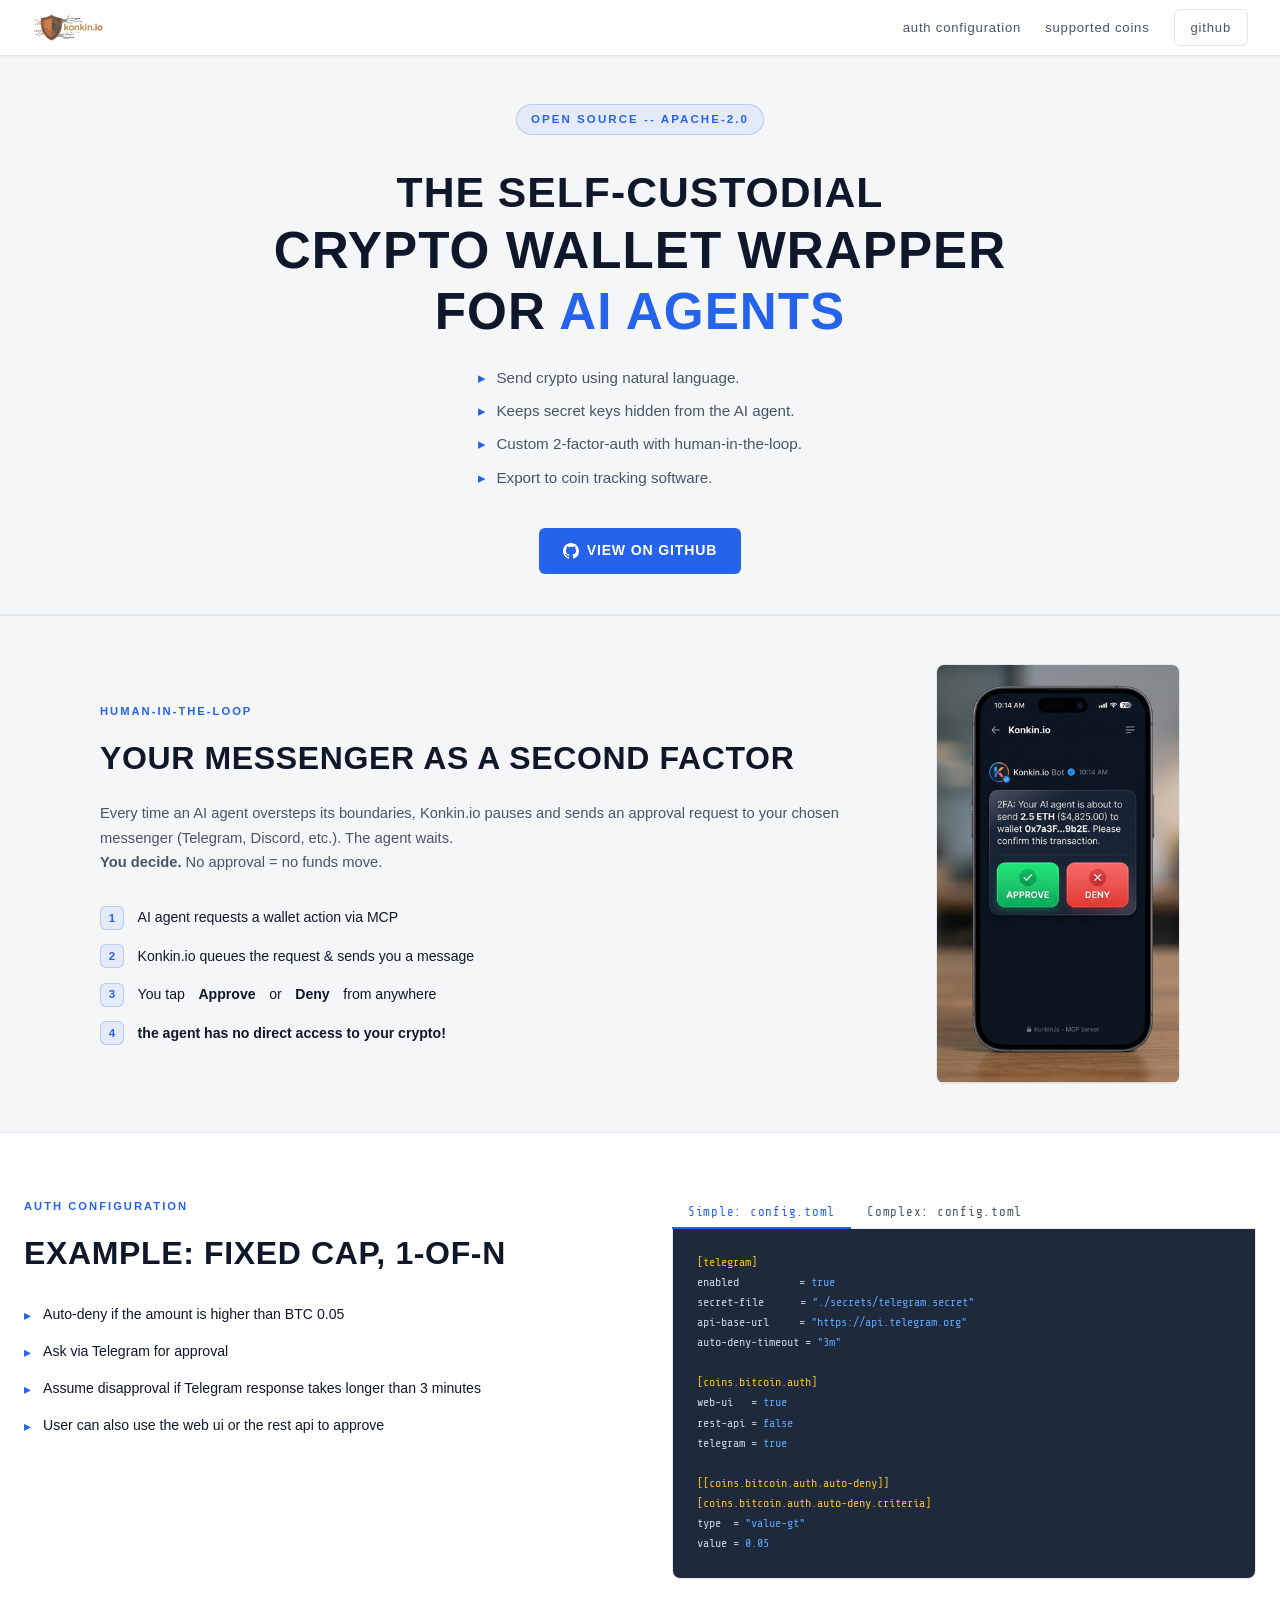
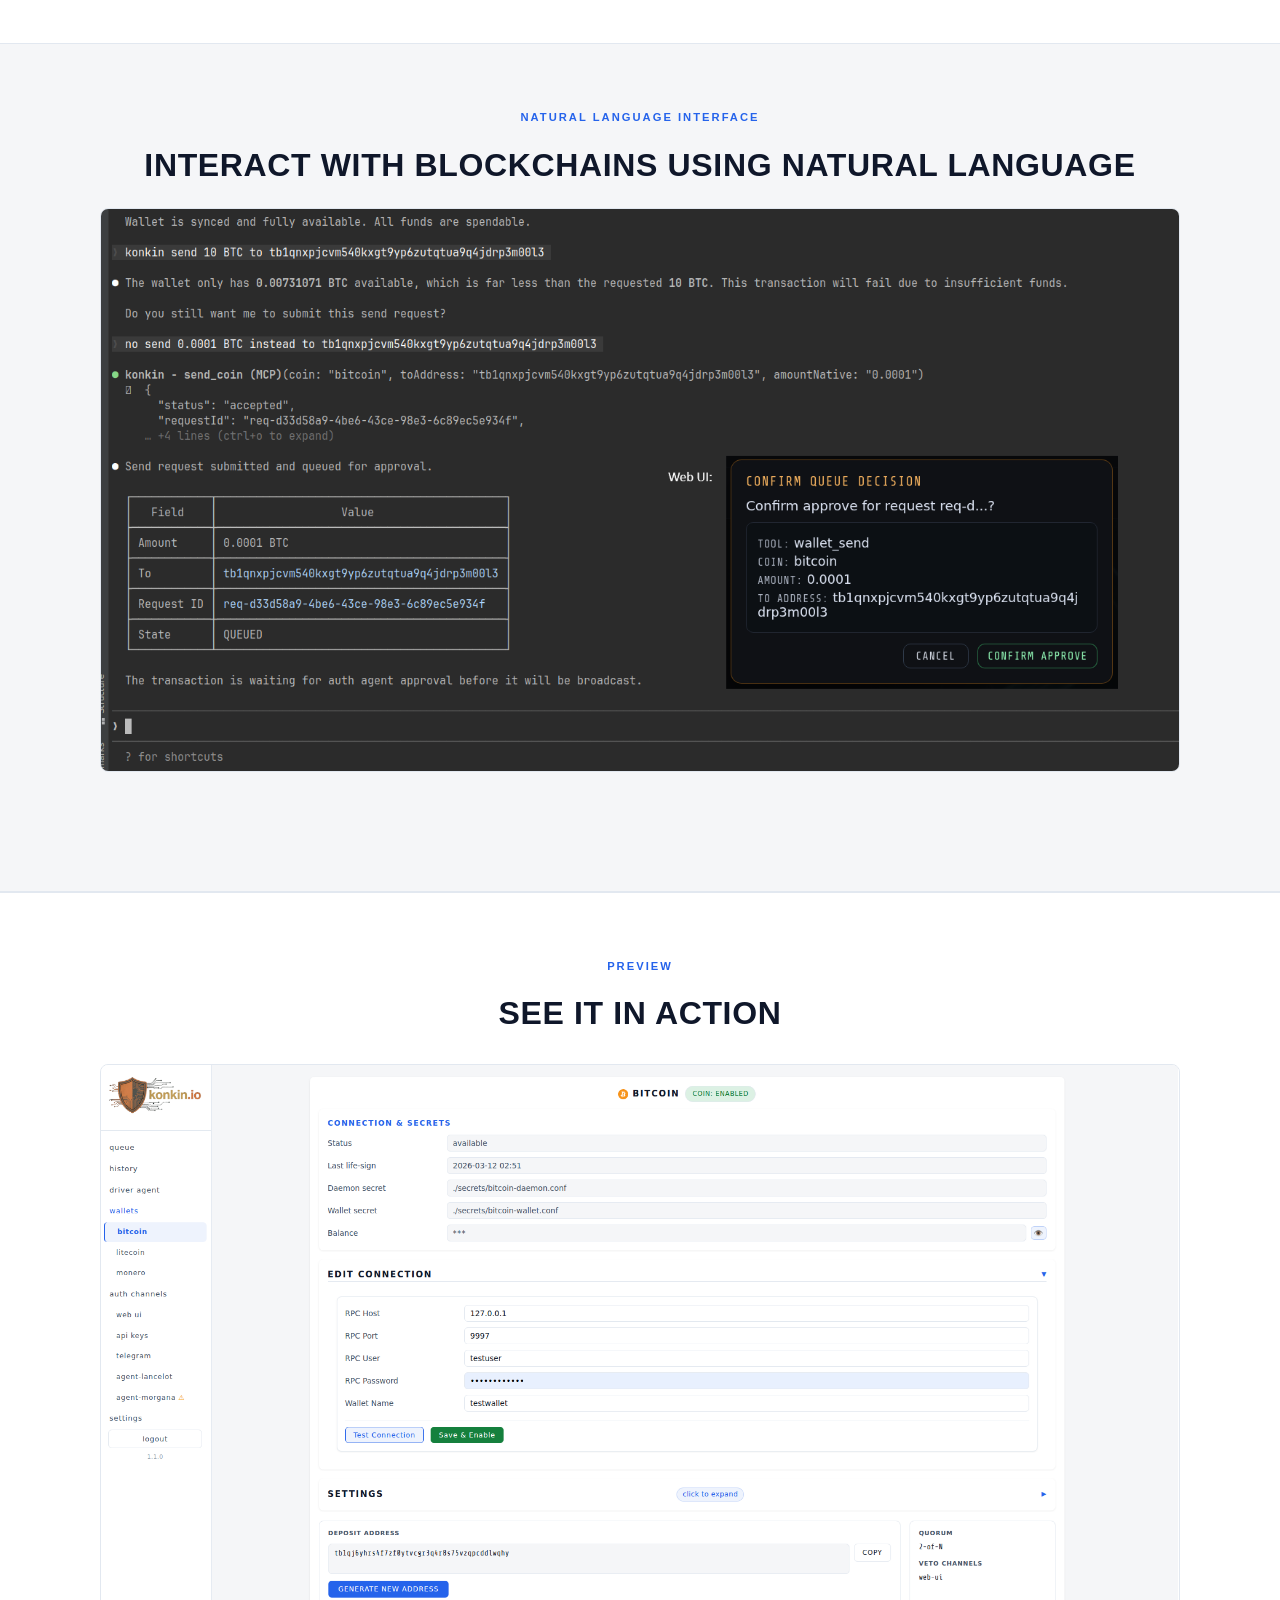
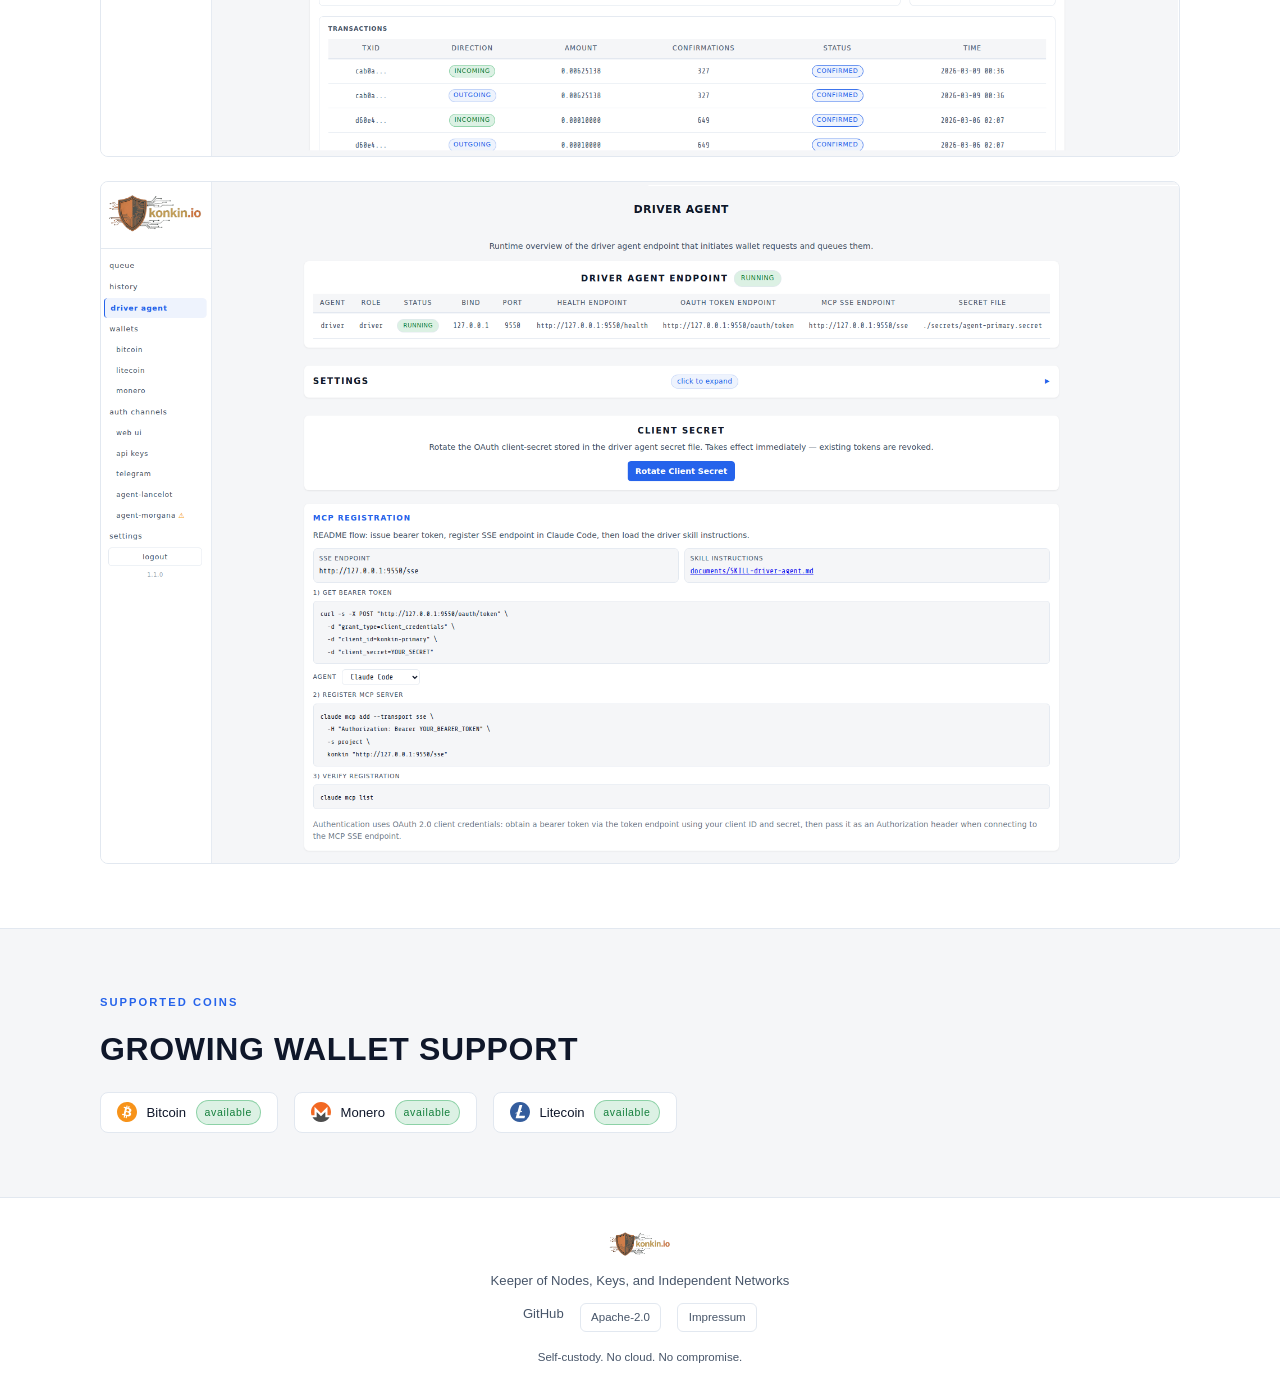
<file: documents/landing_page/index.html>
<!DOCTYPE html>
<html lang="en">
<head>
  <meta charset="UTF-8">
  <meta name="viewport" content="width=device-width, initial-scale=1.0">
  <title>konkin.io — Self-Custodial Crypto Wallet for AI Agents</title>
  <link rel="icon" type="image/png" href="images/logo_v2_small_trans.png">
  <style>
    @font-face {
      font-family: 'Share Tech Mono';
      font-style: normal;
      font-weight: 400;
      font-display: swap;
      src: url('fonts/ShareTechMono-Regular.ttf') format('truetype');
    }
    :root {
      --bg:      #ffffff;
      --bg2:     #f5f6f8;
      --bg3:     #eef0f4;
      --border:  #e2e8f0;
      --border-l:#f1f5f9;
      --text:    #0f172a;
      --muted:   #475569;
      --accent:  #2563eb;
      --accent-dim: rgba(37, 99, 235, 0.08);
      --gold:    #1d4ed8;
      --green:   #15803d;
      --green-bg: rgba(22, 163, 74, 0.15);
      --green-border: rgba(22, 163, 74, 0.4);
      --yellow:  #b45309;
      --yellow-bg: rgba(217, 119, 6, 0.12);
    }

    *, *::before, *::after { box-sizing: border-box; margin: 0; padding: 0; }

    html { scroll-behavior: smooth; }

    body {
      background: var(--bg);
      color: var(--text);
      font-family: -apple-system, BlinkMacSystemFont, 'Segoe UI', Roboto, 'Helvetica Neue', Arial, sans-serif;
      font-size: 15px;
      line-height: 1.65;
      overflow-x: hidden;
    }

    a { color: var(--accent); text-decoration: none; }
    a:hover { color: var(--gold); }

    /* ── Nav ── */
    nav {
      position: sticky;
      top: 0;
      z-index: 100;
      display: flex;
      align-items: center;
      justify-content: space-between;
      padding: 0 2rem;
      height: 56px;
      background: var(--bg);
      border-bottom: 1px solid var(--border);
      box-shadow: 0 1px 3px rgba(0, 0, 0, 0.06);
    }

    .nav-logo {
      display: flex;
      align-items: center;
      gap: 0.6rem;
      text-decoration: none;
    }
    .nav-logo:hover { text-decoration: none; }

    .nav-logo img {
      height: 32px;
      width: auto;
      object-fit: contain;
    }

    .nav-links {
      display: flex;
      align-items: center;
      gap: 1.5rem;
    }

    .nav-links a {
      color: var(--muted);
      font-size: 0.82rem;
      letter-spacing: 0.06em;
      text-transform: lowercase;
      text-align: center;
    }
    .nav-links a:hover { color: var(--accent); }

    .btn-ghost {
      border: 1px solid var(--border);
      padding: 0.4rem 1rem;
      border-radius: 6px;
      font-size: 0.82rem;
    }
    .btn-ghost:hover { border-color: var(--accent); color: var(--accent); }

    /* ── Hero ── */
    .hero {
      min-height: 52vh;
      display: flex;
      flex-direction: column;
      align-items: center;
      justify-content: center;
      text-align: center;
      padding: 3rem 1.5rem 2.5rem;
      border-bottom: 1px solid var(--border);
      background: var(--bg2);
    }

    .hero-eyebrow {
      display: inline-block;
      font-size: 0.72rem;
      font-weight: 600;
      letter-spacing: 0.18em;
      text-transform: uppercase;
      color: var(--accent);
      border: 1px solid rgba(37, 99, 235, 0.25);
      background: var(--accent-dim);
      padding: 0.3rem 0.9rem;
      border-radius: 999px;
      margin-bottom: 1.5rem;
    }

    .hero h1 {
      font-size: clamp(2rem, 5vw, 3.2rem);
      font-weight: 700;
      line-height: 1.2;
      letter-spacing: 0.02em;
      text-transform: uppercase;
      max-width: 820px;
      margin-bottom: 1.4rem;
    }

    .hero h1 em {
      font-style: normal;
      color: var(--accent);
    }

    .hero-sub {
      font-size: clamp(0.9rem, 2vw, 1.05rem);
      color: var(--muted);
      max-width: 560px;
      margin-bottom: 2.4rem;
    }

    .hero-points {
      list-style: none;
      text-align: left;
      max-width: 460px;
      margin-bottom: 2.4rem;
      display: flex;
      flex-direction: column;
      gap: 0.5rem;
    }

    .hero-points li {
      display: flex;
      align-items: center;
      gap: 0.65rem;
      font-size: clamp(0.85rem, 1.8vw, 0.95rem);
      color: var(--muted);
    }

    .hero-points li::before {
      content: '\25B8';
      color: var(--accent);
      flex-shrink: 0;
    }

    .hero-ctas {
      display: flex;
      gap: 1rem;
      flex-wrap: wrap;
      justify-content: center;
    }

    .btn-primary {
      display: inline-flex;
      align-items: center;
      gap: 0.5rem;
      background: var(--accent);
      color: #ffffff;
      font-weight: 600;
      font-size: 0.88rem;
      letter-spacing: 0.06em;
      text-transform: uppercase;
      padding: 0.7rem 1.5rem;
      border-radius: 6px;
      font-family: inherit;
    }
    .btn-primary:hover { background: var(--gold); color: #ffffff; }

    .btn-secondary {
      display: inline-flex;
      align-items: center;
      gap: 0.5rem;
      background: var(--bg);
      border: 1px solid var(--border);
      color: var(--text);
      font-weight: 500;
      font-size: 0.88rem;
      letter-spacing: 0.06em;
      text-transform: uppercase;
      padding: 0.7rem 1.5rem;
      border-radius: 6px;
      font-family: inherit;
    }
    .btn-secondary:hover { border-color: var(--accent); color: var(--accent); }

    .hero-scroll-hint {
      margin-top: 1.75rem;
      color: var(--muted);
      font-size: 0.72rem;
      letter-spacing: 0.08em;
      text-transform: uppercase;
      display: flex;
      flex-direction: column;
      align-items: center;
      gap: 0.5rem;
      animation: fadeUpDown 2s ease-in-out infinite;
    }
    @keyframes fadeUpDown {
      0%, 100% { transform: translateY(0); opacity: 0.5; }
      50%       { transform: translateY(6px); opacity: 1; }
    }

    /* ── Section commons ── */
    section { padding: 4rem 1.5rem; }

    .section-inner {
      max-width: 1080px;
      margin: 0 auto;
    }

    #auth-config .section-inner {
      max-width: 1320px;
    }

    .section-label {
      font-size: 0.7rem;
      font-weight: 600;
      letter-spacing: 0.18em;
      text-transform: uppercase;
      color: var(--accent);
      margin-bottom: 0.75rem;
    }

    .section-title {
      font-size: clamp(1.4rem, 3vw, 2rem);
      font-weight: 700;
      letter-spacing: 0.02em;
      text-transform: uppercase;
      margin-bottom: 1rem;
    }

    .section-desc {
      color: var(--muted);
      font-size: 0.92rem;
      max-width: 560px;
      margin-bottom: 3rem;
    }

    /* ── Feature cards ── */
    .features-grid {
      display: grid;
      grid-template-columns: repeat(auto-fit, minmax(260px, 1fr));
      gap: 1.25rem;
    }

    .feat-card {
      background: var(--bg);
      border: none;
      border-radius: 8px;
      padding: 1.5rem;
      box-shadow: 0 1px 3px rgba(0, 0, 0, 0.08);
    }
    .feat-card:hover {
      box-shadow: 0 2px 8px rgba(0, 0, 0, 0.12);
    }

    .feat-icon {
      font-size: 1.4rem;
      margin-bottom: 1rem;
      display: block;
    }

    .feat-card h3 {
      font-size: 0.92rem;
      font-weight: 600;
      letter-spacing: 0.06em;
      text-transform: uppercase;
      color: var(--accent);
      margin-bottom: 0.5rem;
    }

    .feat-card p {
      font-size: 0.84rem;
      color: var(--muted);
      line-height: 1.6;
    }

    /* ── How it works ── */
    .arch-box {
      background: var(--bg2);
      border: 1px solid var(--border);
      border-radius: 8px;
      padding: 2rem;
      font-size: 0.76rem;
      color: var(--muted);
      line-height: 1.7;
      overflow-x: auto;
      white-space: pre;
    }

    .arch-box .hl { color: var(--accent); }
    .arch-box .hl2 { color: var(--gold); }

    /* ── Coins ── */
    .coins-grid {
      display: flex;
      flex-wrap: wrap;
      gap: 1rem;
      margin-top: 0.5rem;
    }

    .coin-chip {
      display: flex;
      align-items: center;
      gap: 0.6rem;
      background: var(--bg);
      border: 1px solid var(--border);
      border-radius: 8px;
      padding: 0.45rem 1rem;
      font-size: 0.82rem;
    }

    .coin-chip img {
      width: 20px;
      height: 20px;
      object-fit: contain;
      flex-shrink: 0;
    }

    .coin-chip .phase {
      font-size: 0.66rem;
      letter-spacing: 0.06em;
      padding: 0.15rem 0.5rem;
      border-radius: 999px;
    }
    .phase-live   { background: var(--green-bg); color: var(--green); border: 1px solid var(--green-border); }
    .phase-soon   { background: var(--yellow-bg); color: var(--yellow); border: 1px solid rgba(217, 119, 6, 0.35); }
    .phase-future { background: var(--bg2); color: var(--muted); border: 1px solid var(--border); }

    /* ── Footer ── */
    footer {
      border-top: 1px solid var(--border);
      padding: 2rem 1.5rem;
      text-align: center;
      color: var(--muted);
      font-size: 0.82rem;
      background: var(--bg);
    }

    footer .footer-inner {
      max-width: 1080px;
      margin: 0 auto;
      display: flex;
      flex-direction: column;
      align-items: center;
      gap: 0.75rem;
    }

    footer a { color: var(--muted); }
    footer a:hover { color: var(--accent); }

    .footer-logo {
      display: flex;
      align-items: center;
      justify-content: center;
    }

    .footer-logo img {
      height: 28px;
      width: auto;
    }

    .license-badge {
      display: inline-flex;
      align-items: center;
      gap: 0.4rem;
      border: 1px solid var(--border);
      border-radius: 6px;
      padding: 0.25rem 0.65rem;
      font-size: 0.72rem;
      color: var(--muted);
    }

    /* ── 2FA Explainer ── */
    .how2fa-section {
      background: var(--bg2);
      border-top: 1px solid var(--border);
      border-bottom: 1px solid var(--border);
      padding: 3rem 1.5rem;
    }

    .how2fa-inner {
      display: flex;
      align-items: center;
      gap: 4rem;
    }

    .how2fa-text {
      flex: 1;
      min-width: 0;
    }

    .how2fa-text .section-desc {
      max-width: 100%;
    }

    .how2fa-steps {
      list-style: none;
      margin-top: 2rem;
      display: flex;
      flex-direction: column;
      gap: 0.9rem;
    }

    .how2fa-steps li {
      display: flex;
      align-items: center;
      gap: 0.85rem;
      font-size: 0.88rem;
      color: var(--text);
    }

    .step-num {
      flex-shrink: 0;
      width: 24px;
      height: 24px;
      border-radius: 6px;
      background: var(--accent-dim);
      border: 1px solid rgba(37, 99, 235, 0.25);
      color: var(--accent);
      font-size: 0.72rem;
      font-weight: 600;
      display: flex;
      align-items: center;
      justify-content: center;
    }

    .how2fa-visual {
      flex-shrink: 0;
      display: flex;
      justify-content: center;
    }

    .how2fa-visual img {
      max-height: 420px;
      max-width: 280px;
      width: 100%;
      object-fit: contain;
      border-radius: 8px;
      border: 1px solid var(--border);
    }

    @media (max-width: 720px) {
      .how2fa-inner {
        flex-direction: column-reverse;
        gap: 2.5rem;
      }
      .how2fa-visual img {
        max-height: 320px;
      }
    }

    /* ── Two-column demo sections ── */
    .two-col-inner {
      display: flex;
      align-items: flex-start;
      gap: 4rem;
    }

    .two-col-text {
      flex: 1;
      min-width: 0;
    }

    .talking-points {
      list-style: none;
      margin-top: 1.5rem;
      display: flex;
      flex-direction: column;
      gap: 0.9rem;
    }

    .talking-points li {
      display: flex;
      align-items: flex-start;
      gap: 0.75rem;
      font-size: 0.88rem;
      color: var(--text);
      line-height: 1.5;
    }

    .talking-points li::before {
      content: '\25B8';
      color: var(--accent);
      flex-shrink: 0;
      margin-top: 0.1em;
    }

    .two-col-panel {
      flex: 1;
      min-width: 0;
    }

    .tab-bar {
      display: flex;
      border-bottom: 1px solid var(--border);
    }

    .tab-btn {
      background: none;
      border: none;
      border-bottom: 2px solid transparent;
      margin-bottom: -1px;
      padding: 0.5rem 1rem;
      font-size: 0.78rem;
      font-family: 'Share Tech Mono', monospace;
      letter-spacing: 0.06em;
      color: var(--muted);
      cursor: pointer;
    }

    .tab-btn.active { color: var(--accent); border-bottom-color: var(--accent); }
    .tab-btn:hover:not(.active) { color: var(--text); }

    .tab-pane {
      display: none;
      border: 1px solid var(--border);
      border-top: none;
      border-radius: 0 0 8px 8px;
      overflow: hidden;
    }

    .tab-pane.active { display: block; }

    .tab-pane-img {
      aspect-ratio: 16/9;
      background: var(--bg2);
      display: flex;
      align-items: center;
      justify-content: center;
      color: var(--muted);
      font-size: 0.82rem;
    }

    .tab-pane-img img {
      width: 100%;
      height: 100%;
      object-fit: cover;
      display: block;
    }

    .tab-code {
      background: #1e293b;
      padding: 1.5rem;
      font-family: 'Share Tech Mono', monospace;
      font-size: 0.74rem;
      color: #cbd5e1;
      line-height: 1.7;
      overflow-x: auto;
      white-space: pre;
      margin: 0;
    }

    .tab-code .hl  { color: #60a5fa; }
    .tab-code .hl2 { color: #fbbf24; }
    .tab-code .cm  { color: #475569; }

    /* ── Natural Language banner ── */
    .nl-section {
      background: var(--bg2);
      border-top: 1px solid var(--border);
      border-bottom: 1px solid var(--border);
    }

    .auth-text-pane { display: none; }
    .auth-text-pane.active { display: block; }

    @media (max-width: 840px) {
      .two-col-inner { flex-direction: column; gap: 2.5rem; }
    }

    @media (max-width: 600px) {
      nav { padding: 0 1rem; }
      .nav-links { gap: 0.8rem; }
      .nav-links a { font-size: 0.74rem; }
    }
  </style>
</head>
<body>

<!-- ── Nav ── -->
<nav>
  <a class="nav-logo" href="#">
    <img src="images/logo_v2_small_trans.png" alt="konkin.io logo">
  </a>
  <div class="nav-links">
    <a href="#auth-config">auth configuration</a>
    <a href="#coins">supported coins</a>
    <a href="https://github.com/otherfren/konkin" class="btn-ghost" target="_blank" rel="noopener">
      GitHub
    </a>
  </div>
</nav>

<!-- ── Hero ── -->
<section class="hero">
  <span class="hero-eyebrow">Open Source -- Apache-2.0</span>
  <h1><small>The self-custodial</small> <br/>crypto wallet wrapper<br> for <em>AI agents</em></h1>
  <ul class="hero-points">
    <li>Send crypto using natural language.</li>
    <li>Keeps secret keys hidden from the AI agent.</li>
    <li>Custom 2-factor-auth with human-in-the-loop.</li>
    <li>Export to coin tracking software.</li>
  </ul>
  <div class="hero-ctas">
    <a href="https://github.com/otherfren/konkin" class="btn-primary" target="_blank" rel="noopener">
      <svg width="16" height="16" fill="currentColor" viewBox="0 0 16 16"><path d="M8 0C3.58 0 0 3.58 0 8c0 3.54 2.29 6.53 5.47 7.59.4.07.55-.17.55-.38 0-.19-.01-.82-.01-1.49-2.01.37-2.53-.49-2.69-.94-.09-.23-.48-.94-.82-1.13-.28-.15-.68-.52-.01-.53.63-.01 1.08.58 1.23.82.72 1.21 1.87.87 2.33.66.07-.52.28-.87.51-1.07-1.78-.2-3.64-.89-3.64-3.95 0-.87.31-1.59.82-2.15-.08-.2-.36-1.02.08-2.12 0 0 .67-.21 2.2.82.64-.18 1.32-.27 2-.27s1.36.09 2 .27c1.53-1.04 2.2-.82 2.2-.82.44 1.1.16 1.92.08 2.12.51.56.82 1.27.82 2.15 0 3.07-1.87 3.75-3.65 3.95.29.25.54.73.54 1.48 0 1.07-.01 1.93-.01 2.2 0 .21.15.46.55.38A8.01 8.01 0 0 0 16 8c0-4.42-3.58-8-8-8"/></svg>
      View on GitHub
    </a>
  </div>
</section>

<!-- ── 2FA Explainer ── -->
<section class="how2fa-section">
  <div class="section-inner how2fa-inner">
    <div class="how2fa-text">
      <div class="section-label">Human-in-the-Loop</div>
      <h2 class="section-title">Your messenger as a second factor</h2>
      <p class="section-desc" style="margin-bottom:0;">
        Every time an AI agent oversteps its boundaries, Konkin.io pauses and sends an approval request to your chosen messenger (Telegram, Discord, etc.). The agent waits.<br/><strong>You decide.</strong> No approval = no funds move.
      </p>
      <ul class="how2fa-steps">
        <li><span class="step-num">1</span> AI agent requests a wallet action via MCP</li>
        <li><span class="step-num">2</span> Konkin.io queues the request &amp; sends you a message</li>
        <li><span class="step-num">3</span> You tap <strong>Approve</strong> or <strong>Deny</strong> from anywhere</li>
        <li><span class="step-num">4</span> <strong>the agent has no direct access to your crypto!</strong></li>
      </ul>
    </div>
    <div class="how2fa-visual">
      <img src="images/cellphone.png" alt="Mobile messenger showing an AI transaction approval request with Approve and Deny buttons" loading="lazy">
    </div>
  </div>
</section>

<!-- ── Auth Configuration ── -->
<section id="auth-config">
  <div class="section-inner two-col-inner">
    <div class="two-col-text">
      <div class="section-label">Auth Configuration</div>

      <div class="auth-text-pane active" data-text-for="tab-simple">
        <h2 class="section-title">Example: Fixed cap, 1-of-N</h2>
        <ul class="talking-points">
          <li>Auto-deny if the amount is higher than BTC 0.05</li>
          <li>Ask via Telegram for approval</li>
          <li>Assume disapproval if Telegram response takes longer than 3 minutes</li>
          <li>User can also use the web ui or the rest api to approve</li>
        </ul>
      </div>

      <div class="auth-text-pane" data-text-for="tab-complex">
        <h2 class="section-title">Complex Example: 24h budget, 2-of-N, veto</h2>
        <ul class="talking-points">
          <li>Auto-deny if cumulative expenses are above 10 XMR within 24h</li>
          <li>Auto-approve if amount is lower than 0.2 XMR</li>
          <li>If we are in-between, 2-of-N auth channels need to approve</li>
          <li>Two Telegram users and one additional ai agents can approve/deny</li>
          <li>The Telegram users have veto-right, meaning transaction is immediately denied if one of them disapproves</li>
          <li>The additional ai agent has a separate mcp connection. His tools are limited to reading the transaction queue and giving his thumb-up or thumbs-down according to his validation criteria.</li>
        </ul>
        <br/>
        <div>You can use multiple AI agents as auth channels and form a democratic council of advisors that watches your driver agent, thus removing the human in-the-loop (not recommended).</div>
      </div>
    </div>
    <div class="two-col-panel">
      <div class="tab-bar">
        <button class="tab-btn active" data-target="tab-simple">Simple: config.toml</button>
        <button class="tab-btn" data-target="tab-complex">Complex: config.toml</button>
      </div>
      <div id="tab-simple" class="tab-pane active">
        <pre class="tab-code"><span class="hl2">[telegram]</span>
enabled          = <span class="hl">true</span>
secret-file      = <span class="hl">"./secrets/telegram.secret"</span>
api-base-url     = <span class="hl">"https://api.telegram.org"</span>
auto-deny-timeout = <span class="hl">"3m"</span>

<span class="hl2">[coins.bitcoin.auth]</span>
web-ui   = <span class="hl">true</span>
rest-api = <span class="hl">false</span>
telegram = <span class="hl">true</span>

<span class="hl2">[[coins.bitcoin.auth.auto-deny]]</span>
<span class="hl2">[coins.bitcoin.auth.auto-deny.criteria]</span>
type  = <span class="hl">"value-gt"</span>
value = <span class="hl">0.05</span></pre>
      </div>
      <div id="tab-complex" class="tab-pane">
        <pre class="tab-code"><span class="hl2">[coins.monero]</span>
enabled = <span class="hl">true</span>

<span class="hl2">[coins.monero.auth]</span>
web-ui              = <span class="hl">false</span>
rest-api            = <span class="hl">true</span>
telegram            = <span class="hl">true</span>
min-approvals-required = <span class="hl">2</span>
veto-channels       = [<span class="hl">"telegram"</span>]
mcp-auth-channels   = [<span class="hl">"agent-arthur"</span>, <span class="hl">"agent-merlin"</span>]

<span class="hl2">[[coins.monero.auth.auto-accept]]</span>
<span class="hl2">[coins.monero.auth.auto-accept.criteria]</span>
type  = <span class="hl">"value-lt"</span>
value = <span class="hl">0.2</span>

<span class="hl2">[[coins.monero.auth.auto-deny]]</span>
<span class="hl2">[coins.monero.auth.auto-deny.criteria]</span>
type   = <span class="hl">"cumulated-value-gt"</span>
value  = <span class="hl">10</span>
period = <span class="hl">"24h"</span></pre>
      </div>
    </div>
  </div>
</section>

<!-- ── Natural Language ── -->
<section class="nl-section">
  <div class="section-inner" style="text-align: center;">
    <div class="section-label">Natural Language Interface</div>
    <h2 class="section-title">Interact with blockchains using natural language</h2>
    <p class="section-desc" style="max-width: 100%; margin-left: auto; margin-right: auto;">
      <img src="images/natural.png" alt="natural language example" style="max-width: 100%; border-radius: 8px; border: 1px solid var(--border);">
    </p>
  </div>
</section>

<!-- ── Preview ── -->
<section id="preview" style="border-top: 1px solid var(--border);">
  <div class="section-inner" style="text-align: center;">
    <div class="section-label">Preview</div>
    <h2 class="section-title">See it in action</h2>
    <div style="display: flex; flex-direction: column; gap: 1.5rem; align-items: center; margin-top: 1.5rem;">
      <img src="images/preview1.png" alt="Preview 1" style="max-width: 100%; border-radius: 8px; border: 1px solid var(--border);">
      <img src="images/preview2.png" alt="Preview 2" style="max-width: 100%; border-radius: 8px; border: 1px solid var(--border);">
    </div>
  </div>
</section>

<!-- ── Coins ── -->
<section id="coins" style="background: var(--bg2); border-top: 1px solid var(--border);">
  <div class="section-inner">
    <div class="section-label">Supported Coins</div>
    <h2 class="section-title">Growing wallet support</h2>

    <div class="coins-grid">
      <div class="coin-chip"><img src="images/bitcoin.svg" alt="Bitcoin"> Bitcoin <span class="phase phase-live">available</span></div>
      <div class="coin-chip"><img src="images/monero.svg" alt="Monero"> Monero <span class="phase phase-live">available</span></div>
      <div class="coin-chip"><img src="images/litecoin.svg" alt="Litecoin"> Litecoin <span class="phase phase-live">available</span></div>
<!--      <div class="coin-chip"><img src="images/litecoin.svg" alt="Litecoin"> Litecoin <span class="phase phase-future">later</span></div>-->
<!--      <div class="coin-chip"><img src="images/ethereum.svg" alt="Ethereum"> Ethereum <span class="phase phase-future">later</span></div>-->
    </div>
  </div>
</section>

<!-- ── Footer ── -->
<footer>
  <div class="footer-inner">
    <div class="footer-logo">
      <img src="images/logo_v2_small_trans.png" alt="konkin.io logo">
    </div>
    <p>Keeper of Nodes, Keys, and Independent Networks</p>
    <div style="display:flex; gap:1rem; flex-wrap:wrap; justify-content:center;">
      <a href="https://github.com/otherfren/konkin" target="_blank" rel="noopener">GitHub</a>
      <span class="license-badge">Apache-2.0</span>
      <a href="impressum.html" class="license-badge">Impressum</a>
    </div>
    <p style="font-size:0.72rem; margin-top:0.25rem;">Self-custody. No cloud. No compromise.</p>
  </div>
</footer>

<script>
  document.querySelectorAll('.tab-btn').forEach(btn => {
    btn.addEventListener('click', () => {
      const bar = btn.closest('.tab-bar');
      const panel = btn.closest('.two-col-panel');
      const section = btn.closest('.section-inner');
      bar.querySelectorAll('.tab-btn').forEach(b => b.classList.remove('active'));
      panel.querySelectorAll('.tab-pane').forEach(p => p.classList.remove('active'));
      btn.classList.add('active');
      document.getElementById(btn.dataset.target).classList.add('active');

      // Sync left-side text panes if present
      const textPanes = section ? section.querySelectorAll('.auth-text-pane') : [];
      if (textPanes.length) {
        textPanes.forEach(tp => tp.classList.remove('active'));
        const match = section.querySelector('[data-text-for="' + btn.dataset.target + '"]');
        if (match) match.classList.add('active');
      }
    });
  });
</script>
</body>
</html>
</file>
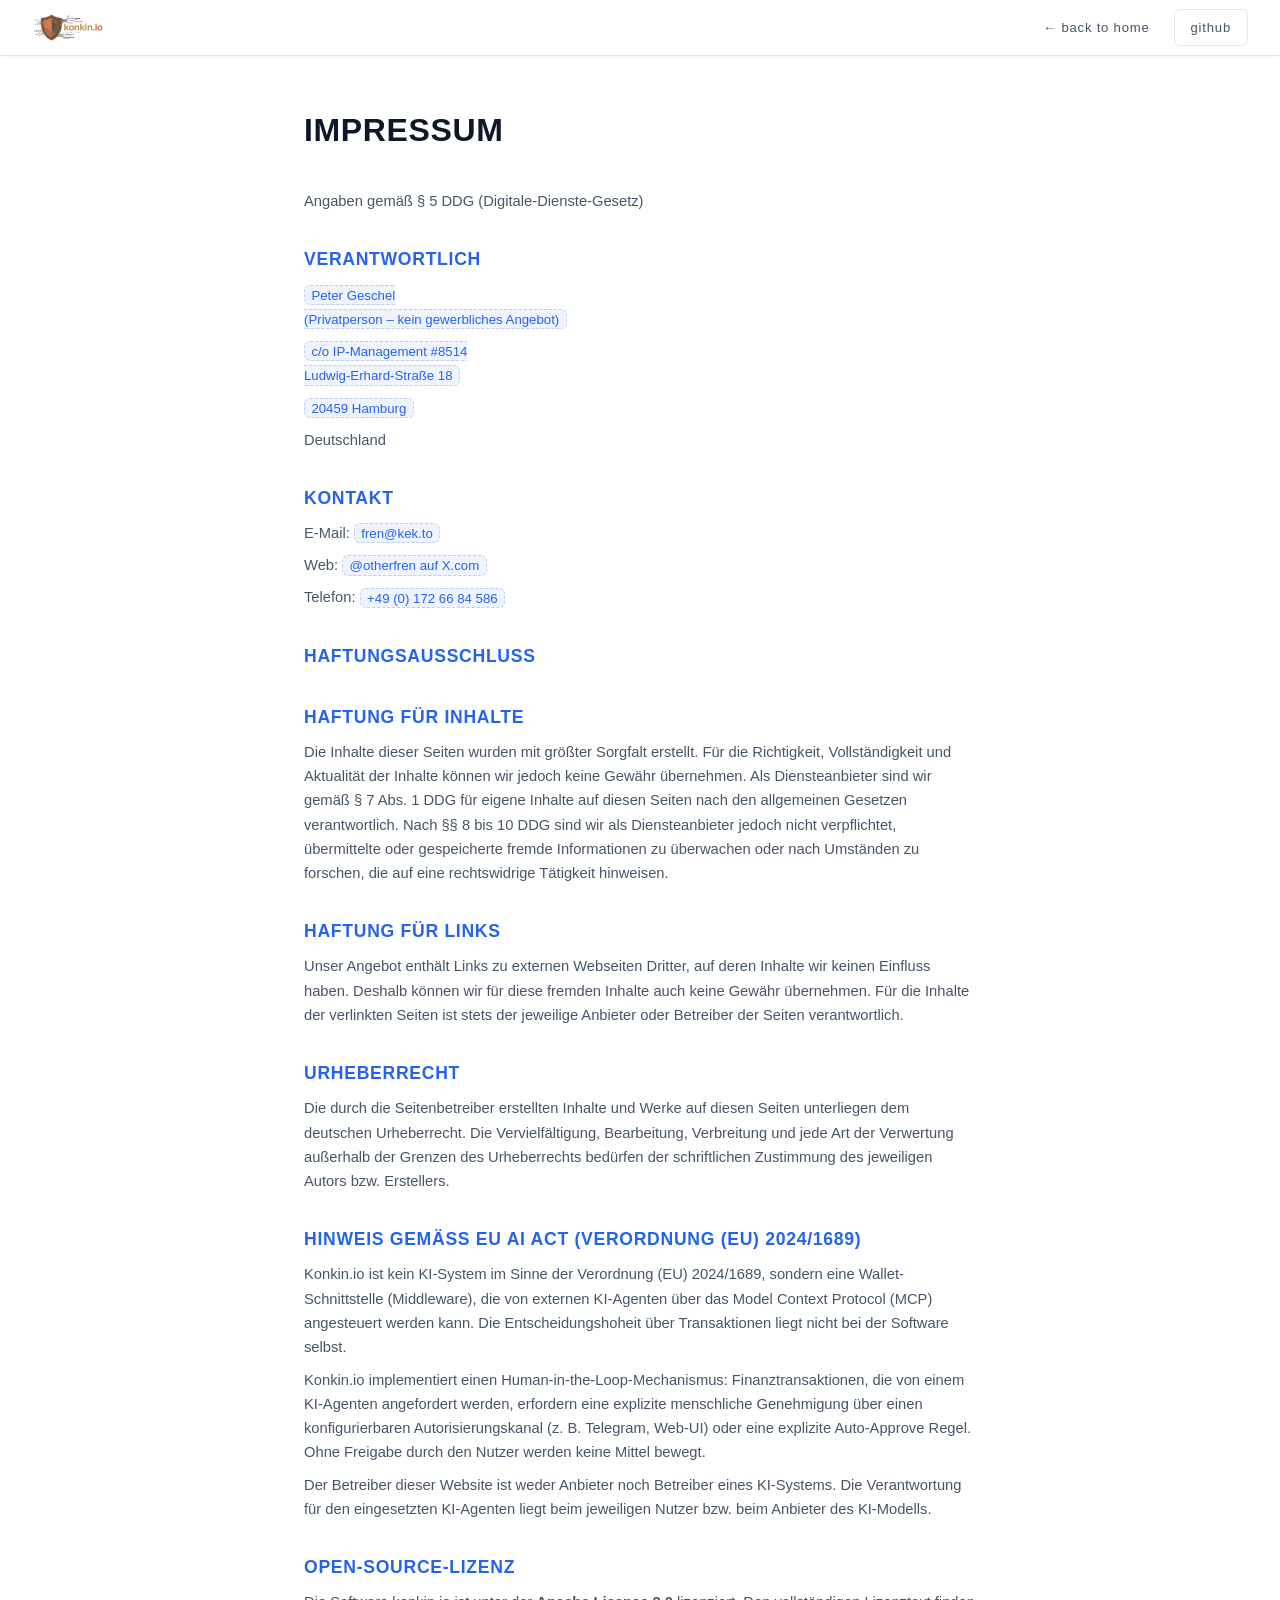
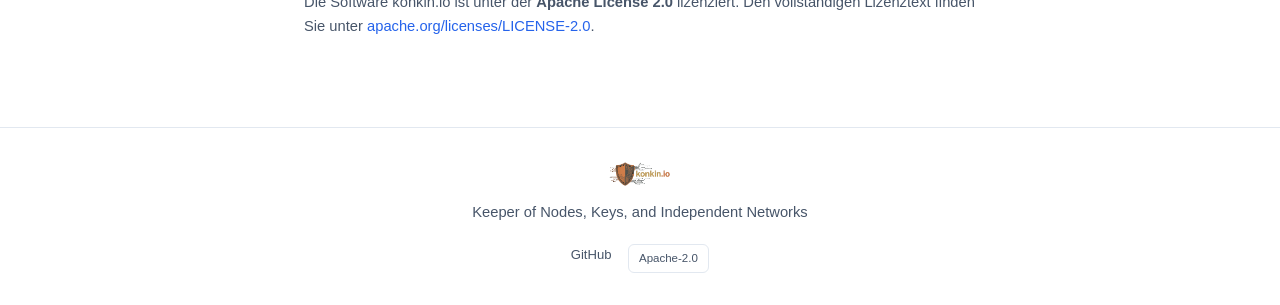
<file: documents/landing_page/impressum.html>
<!DOCTYPE html>
<html lang="de">
<head>
  <meta charset="UTF-8">
  <meta name="viewport" content="width=device-width, initial-scale=1.0">
  <title>Impressum — konkin.io</title>
  <link rel="icon" type="image/png" href="images/logo_v2_small_trans.png">
  <style>
    @font-face {
      font-family: 'Share Tech Mono';
      font-style: normal;
      font-weight: 400;
      font-display: swap;
      src: url('fonts/ShareTechMono-Regular.ttf') format('truetype');
    }
    :root {
      --bg:      #ffffff;
      --bg2:     #f5f6f8;
      --border:  #e2e8f0;
      --text:    #0f172a;
      --muted:   #475569;
      --accent:  #2563eb;
      --gold:    #1d4ed8;
    }

    *, *::before, *::after { box-sizing: border-box; margin: 0; padding: 0; }
    html { scroll-behavior: smooth; }

    body {
      background: var(--bg);
      color: var(--text);
      font-family: -apple-system, BlinkMacSystemFont, 'Segoe UI', Roboto, 'Helvetica Neue', Arial, sans-serif;
      font-size: 15px;
      line-height: 1.65;
    }

    a { color: var(--accent); text-decoration: none; }
    a:hover { color: var(--gold); }

    /* ── Nav ── */
    nav {
      position: sticky;
      top: 0;
      z-index: 100;
      display: flex;
      align-items: center;
      justify-content: space-between;
      padding: 0 2rem;
      height: 56px;
      background: var(--bg);
      border-bottom: 1px solid var(--border);
      box-shadow: 0 1px 3px rgba(0, 0, 0, 0.06);
    }

    .nav-logo {
      display: flex;
      align-items: center;
      gap: 0.6rem;
      text-decoration: none;
    }
    .nav-logo:hover { text-decoration: none; }

    .nav-logo img {
      height: 32px;
      width: auto;
      object-fit: contain;
    }

    .nav-links {
      display: flex;
      align-items: center;
      gap: 1.5rem;
    }

    .nav-links a {
      color: var(--muted);
      font-size: 0.82rem;
      letter-spacing: 0.06em;
      text-transform: lowercase;
    }
    .nav-links a:hover { color: var(--accent); }

    .btn-ghost {
      border: 1px solid var(--border);
      padding: 0.4rem 1rem;
      border-radius: 6px;
      font-size: 0.82rem;
    }
    .btn-ghost:hover { border-color: var(--accent); color: var(--accent); }

    /* ── Main content ── */
    main {
      max-width: 720px;
      margin: 0 auto;
      padding: 3rem 1.5rem 5rem;
    }

    h1 {
      font-size: 2rem;
      font-weight: 700;
      letter-spacing: 0.02em;
      text-transform: uppercase;
      margin-bottom: 2rem;
    }

    h2 {
      font-size: 1.1rem;
      font-weight: 600;
      letter-spacing: 0.04em;
      text-transform: uppercase;
      margin-top: 2rem;
      margin-bottom: 0.5rem;
      color: var(--accent);
    }

    p, address {
      font-style: normal;
      color: var(--muted);
      margin-bottom: 0.5rem;
      font-size: 0.92rem;
    }

    .placeholder {
      color: var(--accent);
      background: rgba(37, 99, 235, 0.08);
      border: 1px dashed rgba(37, 99, 235, 0.25);
      padding: 0.1rem 0.4rem;
      border-radius: 6px;
      font-size: 0.9em;
    }

    /* ── Footer ── */
    footer {
      border-top: 1px solid var(--border);
      padding: 2rem 1.5rem;
      text-align: center;
      color: var(--muted);
      font-size: 0.82rem;
      background: var(--bg);
    }

    footer .footer-inner {
      max-width: 1080px;
      margin: 0 auto;
      display: flex;
      flex-direction: column;
      align-items: center;
      gap: 0.75rem;
    }

    footer a { color: var(--muted); }
    footer a:hover { color: var(--accent); }

    .footer-logo {
      display: flex;
      align-items: center;
      justify-content: center;
    }

    .footer-logo img {
      height: 28px;
      width: auto;
    }

    .license-badge {
      display: inline-flex;
      align-items: center;
      gap: 0.4rem;
      border: 1px solid var(--border);
      border-radius: 6px;
      padding: 0.25rem 0.65rem;
      font-size: 0.72rem;
      color: var(--muted);
    }

    @media (max-width: 600px) {
      nav { padding: 0 1rem; }
      .nav-links { gap: 0.8rem; }
      .nav-links a { font-size: 0.74rem; }
    }
  </style>
</head>
<body>

<nav>
  <a class="nav-logo" href="index.html">
    <img src="images/logo_v2_small_trans.png" alt="konkin.io logo">
  </a>
  <div class="nav-links">
    <a href="index.html">&larr; back to home</a>
    <a href="https://github.com/otherfren/konkin" class="btn-ghost" target="_blank" rel="noopener">
      GitHub
    </a>
  </div>
</nav>

<main>
  <h1>Impressum</h1>
  <p>Angaben gemäß § 5 DDG (Digitale-Dienste-Gesetz)</p>

  <h2>Verantwortlich</h2>
  <address>
    <p><span class="placeholder">Peter Geschel<br/>
  (Privatperson – kein gewerbliches Angebot)</span></p>
    <p><span class="placeholder">c/o IP-Management #8514<br/>Ludwig-Erhard-Straße 18</span></p>
    <p><span class="placeholder">20459 Hamburg</span></p>
    <p>Deutschland</p>
  </address>

  <h2>Kontakt</h2>
  <p>E-Mail: <span class="placeholder">fren@kek.to</span></p>
  <p>Web: <span class="placeholder">@otherfren auf X.com</span></p>
  <p>Telefon: <span class="placeholder">+49 (0) 172 66 84 586</span></p>

  <h2>Haftungsausschluss</h2>

  <h2>Haftung für Inhalte</h2>
  <p>
    Die Inhalte dieser Seiten wurden mit größter Sorgfalt erstellt. Für die Richtigkeit, Vollständigkeit und Aktualität der Inhalte können wir jedoch keine Gewähr übernehmen. Als Diensteanbieter sind wir gemäß § 7 Abs. 1 DDG für eigene Inhalte auf diesen Seiten nach den allgemeinen Gesetzen verantwortlich. Nach §§ 8 bis 10 DDG sind wir als Diensteanbieter jedoch nicht verpflichtet, übermittelte oder gespeicherte fremde Informationen zu überwachen oder nach Umständen zu forschen, die auf eine rechtswidrige Tätigkeit hinweisen.
  </p>

  <h2>Haftung für Links</h2>
  <p>
    Unser Angebot enthält Links zu externen Webseiten Dritter, auf deren Inhalte wir keinen Einfluss haben. Deshalb können wir für diese fremden Inhalte auch keine Gewähr übernehmen. Für die Inhalte der verlinkten Seiten ist stets der jeweilige Anbieter oder Betreiber der Seiten verantwortlich.
  </p>

  <h2>Urheberrecht</h2>
  <p>
    Die durch die Seitenbetreiber erstellten Inhalte und Werke auf diesen Seiten unterliegen dem deutschen Urheberrecht. Die Vervielfältigung, Bearbeitung, Verbreitung und jede Art der Verwertung außerhalb der Grenzen des Urheberrechts bedürfen der schriftlichen Zustimmung des jeweiligen Autors bzw. Erstellers.
  </p>

  <h2>Hinweis gemäß EU AI Act (Verordnung (EU) 2024/1689)</h2>
  <p>
    Konkin.io ist kein KI-System im Sinne der Verordnung (EU) 2024/1689, sondern eine Wallet-Schnittstelle (Middleware), die von externen KI-Agenten über das Model Context Protocol (MCP) angesteuert werden kann. Die Entscheidungshoheit über Transaktionen liegt nicht bei der Software selbst.
  </p>
  <p>
    Konkin.io implementiert einen Human-in-the-Loop-Mechanismus: Finanztransaktionen, die von einem KI-Agenten angefordert werden, erfordern eine explizite menschliche Genehmigung über einen konfigurierbaren Autorisierungskanal (z.&nbsp;B. Telegram, Web-UI) oder eine explizite Auto-Approve Regel. Ohne Freigabe durch den Nutzer werden keine Mittel bewegt.
  </p>
  <p>
    Der Betreiber dieser Website ist weder Anbieter noch Betreiber eines KI-Systems. Die Verantwortung für den eingesetzten KI-Agenten liegt beim jeweiligen Nutzer bzw. beim Anbieter des KI-Modells.
  </p>

  <h2>Open-Source-Lizenz</h2>
  <p>
    Die Software konkin.io ist unter der <strong>Apache License 2.0</strong> lizenziert. Den vollständigen Lizenztext finden Sie unter
    <a href="https://www.apache.org/licenses/LICENSE-2.0" target="_blank" rel="noopener">apache.org/licenses/LICENSE-2.0</a>.
  </p>
</main>

<footer>
  <div class="footer-inner">
    <div class="footer-logo">
      <img src="images/logo_v2_small_trans.png" alt="konkin.io logo">
    </div>
    <p>Keeper of Nodes, Keys, and Independent Networks</p>
    <div style="display:flex; gap:1rem; flex-wrap:wrap; justify-content:center;">
      <a href="https://github.com/otherfren/konkin" target="_blank" rel="noopener">GitHub</a>
      <span class="license-badge">Apache-2.0</span>
    </div>
  </div>
</footer>

</body>
</html>
</file>
